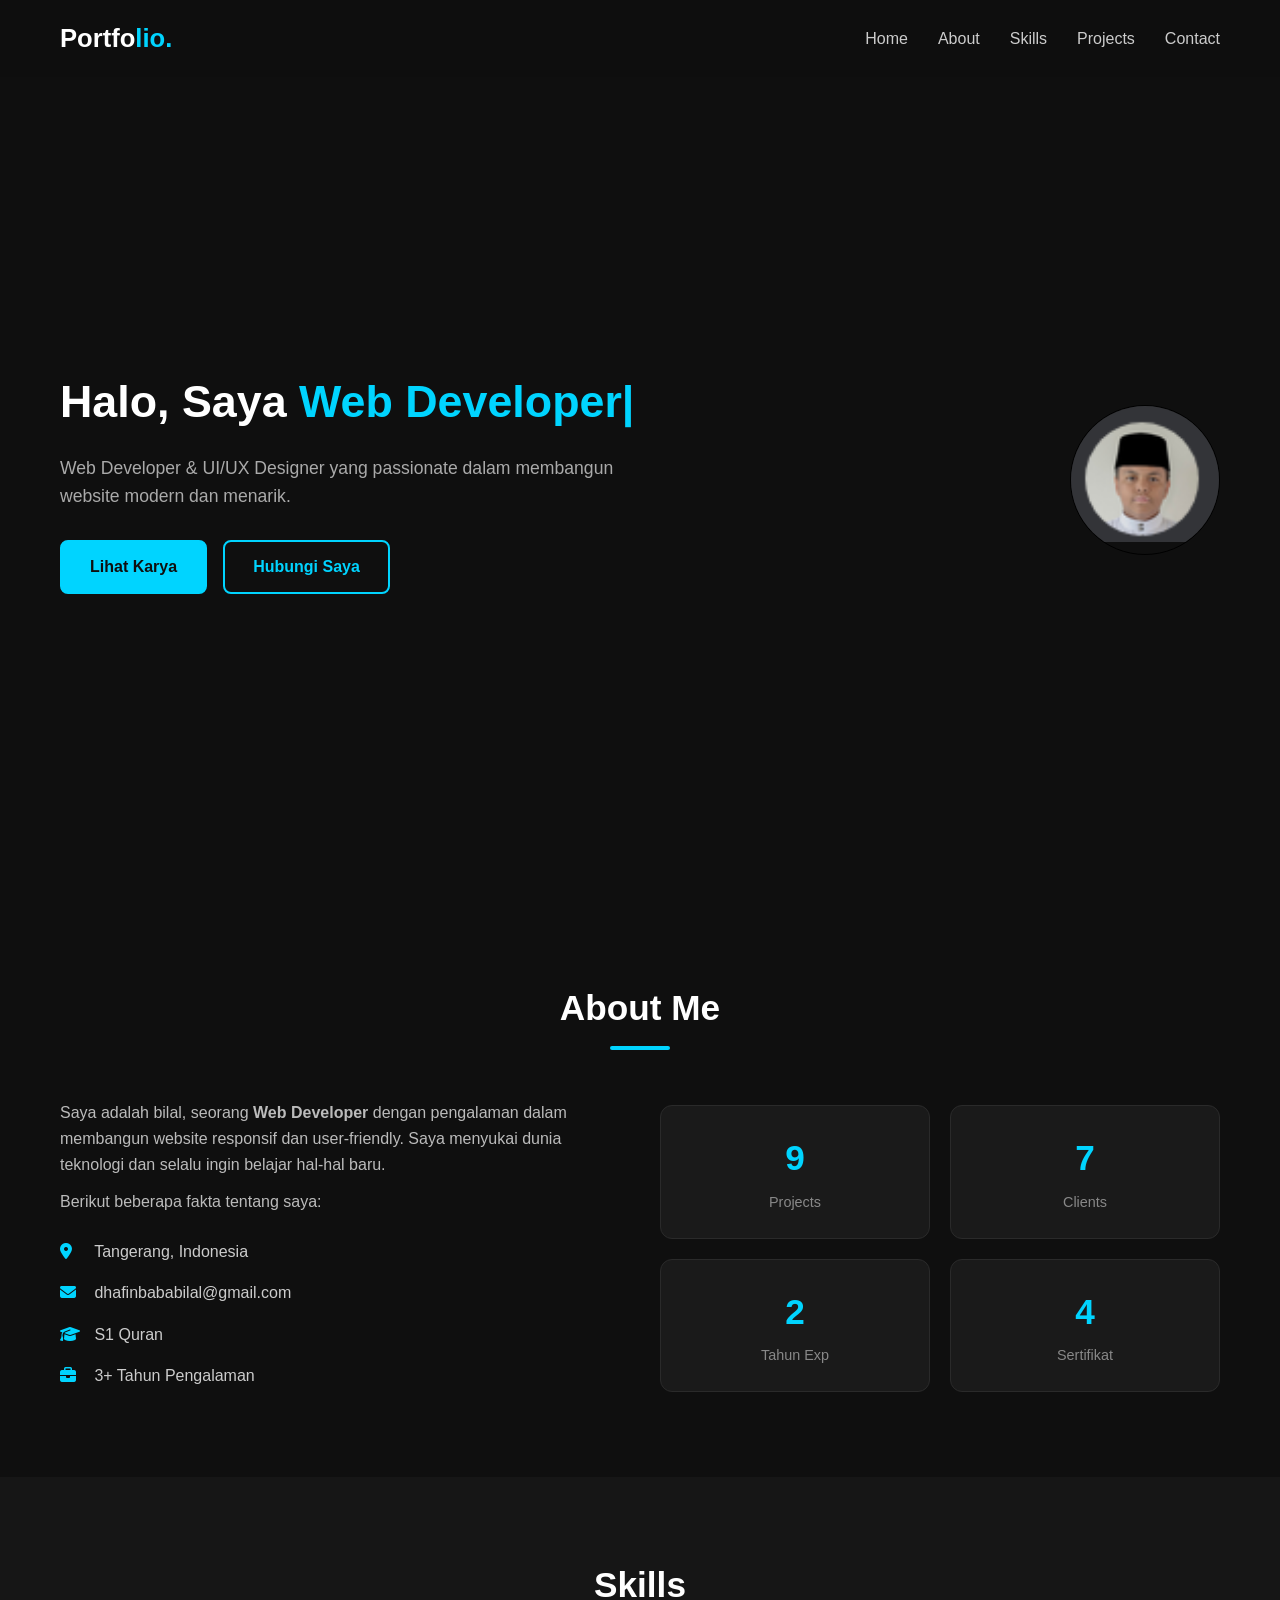
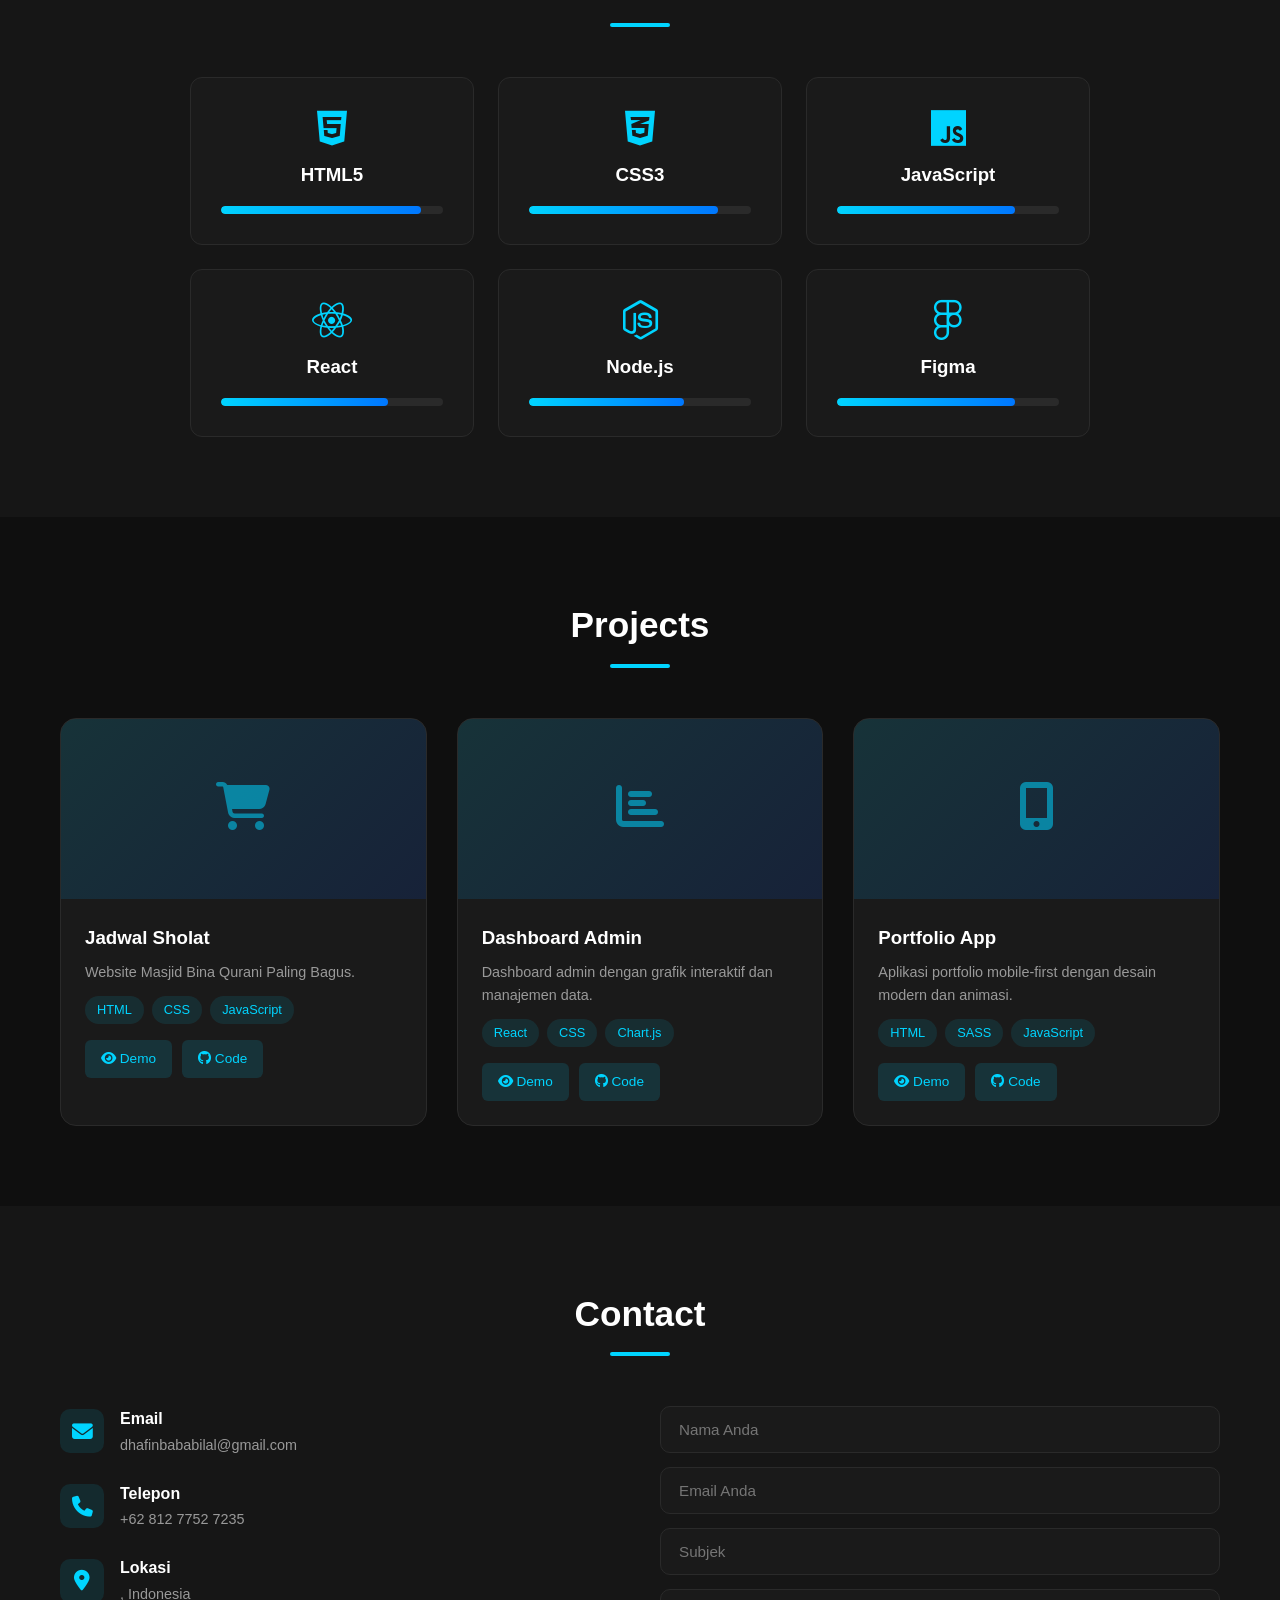
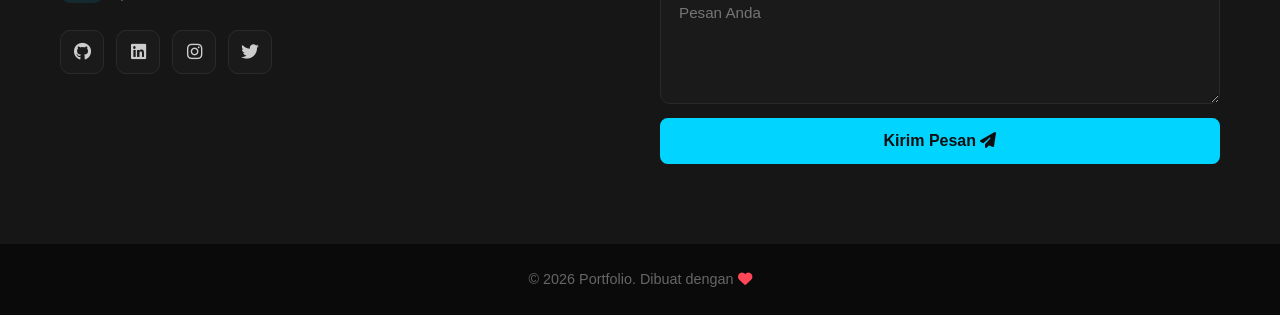
<file: index.html>
<!DOCTYPE html>
<html lang="id">
<head>
    <meta charset="UTF-8">
    <meta name="viewport" content="width=device-width, initial-scale=1.0">
    <title>Portfolio | Bilal Dhafin</title>
    <link rel="stylesheet" href="style.css">
    <link rel="stylesheet" href="https://cdnjs.cloudflare.com/ajax/libs/font-awesome/6.5.0/css/all.min.css">
</head>
<body>

    <!-- NAVBAR -->
    <nav class="navbar">
        <div class="logo">Portfo<span>lio.</span></div>
        <ul class="nav-links">
            <li><a href="#home">Home</a></li>
            <li><a href="#about">About</a></li>
            <li><a href="#skills">Skills</a></li>
            <li><a href="#projects">Projects</a></li>
            <li><a href="#contact">Contact</a></li>
        </ul>
        <div class="hamburger">
            <i class="fas fa-bars"></i>
        </div>
    </nav>

    <!-- HERO -->
    <section id="home" class="hero">
        <div class="hero-content">
            <h1>Halo, Saya <span class="typed-text"></span><span class="cursor">|</span></h1>
            <p>Web Developer & UI/UX Designer yang passionate dalam membangun website modern dan menarik.</p>
            <div class="hero-buttons">
                <a href="#projects" class="btn btn-primary">Lihat Karya</a>
                <a href="#contact" class="btn btn-outline">Hubungi Saya</a>
            </div>  
        </div>
        <div class="hero-image">
            <div class="img-ava">
              <img src="ava.png" alt="">
                <i class="fas fa-user"></i>
            </div>
        </div>
    </section>

    <!-- ABOUT -->
    <section id="about" class="section">
        <h2 class="section-title">About Me</h2>
        <div class="about-container">
            <div class="about-text">
                <p>Saya adalah bilal, seorang <strong>Web Developer</strong> dengan pengalaman dalam membangun website responsif dan user-friendly. Saya menyukai dunia teknologi dan selalu ingin belajar hal-hal baru.</p>
                <p>Berikut beberapa fakta tentang saya:</p>
                <ul class="about-list">
                    <li><i class="fas fa-map-marker-alt"></i> Tangerang, Indonesia</li>
                    <li><i class="fas fa-envelope"></i> dhafinbababilal@gmail.com</li>
                    <li><i class="fas fa-graduation-cap"></i> S1 Quran</li>
                    <li><i class="fas fa-briefcase"></i> 3+ Tahun Pengalaman</li>
                </ul>
            </div>
            <div class="about-stats">
                <div class="stat-item">
                    <h3 class="counter" data-target="15">0</h3>
                    <p>Projects</p>
                </div>
                <div class="stat-item">
                    <h3 class="counter" data-target="10">0</h3>
                    <p>Clients</p>
                </div>
                <div class="stat-item">
                    <h3 class="counter" data-target="2">0</h3>
                    <p>Tahun Exp</p>
                </div>
                <div class="stat-item">
                    <h3 class="counter" data-target="5">0</h3>
                    <p>Sertifikat</p>
                </div>
            </div>
        </div>
    </section>

    <!-- SKILLS -->
    <section id="skills" class="section section-alt">
        <h2 class="section-title">Skills</h2>
        <div class="skills-container">
            <div class="skill-card">
                <i class="fab fa-html5"></i>
                <h3>HTML5</h3>
                <div class="progress-bar"><div class="progress" data-width="90"></div></div>
            </div>
            <div class="skill-card">
                <i class="fab fa-css3-alt"></i>
                <h3>CSS3</h3>
                <div class="progress-bar"><div class="progress" data-width="85"></div></div>
            </div>
            <div class="skill-card">
                <i class="fab fa-js"></i>
                <h3>JavaScript</h3>
                <div class="progress-bar"><div class="progress" data-width="80"></div></div>
            </div>
            <div class="skill-card">
                <i class="fab fa-react"></i>
                <h3>React</h3>
                <div class="progress-bar"><div class="progress" data-width="75"></div></div>
            </div>
            <div class="skill-card">
                <i class="fab fa-node-js"></i>
                <h3>Node.js</h3>
                <div class="progress-bar"><div class="progress" data-width="70"></div></div>
            </div>
            <div class="skill-card">
                <i class="fab fa-figma"></i>
                <h3>Figma</h3>
                <div class="progress-bar"><div class="progress" data-width="80"></div></div>
            </div>
        </div>
    </section>

    <!-- PROJECTS -->
    <section id="projects" class="section">
        <h2 class="section-title">Projects</h2>
        <div class="projects-container">
            <div class="project-card">
                <div class="project-image">
                    <div class="project-placeholder"><i class="fas fa-shopping-cart"></i></div>
                </div>
                <div class="project-info">
                    <h3>Jadwal Sholat</h3>
                    <p>Website Masjid Bina Qurani Paling Bagus.</p>
                    <div class="tech-tags">
                        <span>HTML</span><span>CSS</span><span>JavaScript</span>
                    </div>
                    <div class="project-links">
                        <a href="https://bilal-dhafin-hibatullah.github.io/JadwalSholat/" class="btn-small"><i class="fas fa-eye"></i> Demo</a>
                        <a href="https://bilal-dhafin-hibatullah.github.io/JadwalSholat/" class="btn-small"><i class="fab fa-github"></i> Code</a>
                    </div>
                </div>
            </div>
            <div class="project-card">
                <div class="project-image">
                    <div class="project-placeholder"><i class="fas fa-chart-bar"></i></div>
                </div>
                <div class="project-info">
                    <h3>Dashboard Admin</h3>
                    <p>Dashboard admin dengan grafik interaktif dan manajemen data.</p>
                    <div class="tech-tags">
                        <span>React</span><span>CSS</span><span>Chart.js</span>
                    </div>
                    <div class="project-links">
                        <a href="#" class="btn-small"><i class="fas fa-eye"></i> Demo</a>
                        <a href="#" class="btn-small"><i class="fab fa-github"></i> Code</a>
                    </div>
                </div>
            </div>
            <div class="project-card">
                <div class="project-image">
                    <div class="project-placeholder"><i class="fas fa-mobile-alt"></i></div>
                </div>
                <div class="project-info">
                    <h3>Portfolio App</h3>
                    <p>Aplikasi portfolio mobile-first dengan desain modern dan animasi.</p>
                    <div class="tech-tags">
                        <span>HTML</span><span>SASS</span><span>JavaScript</span>
                    </div>
                    <div class="project-links">
                        <a href="#" class="btn-small"><i class="fas fa-eye"></i> Demo</a>
                        <a href="#" class="btn-small"><i class="fab fa-github"></i> Code</a>
                    </div>
                </div>
            </div>
        </div>
    </section>

    <!-- CONTACT -->
    <section id="contact" class="section section-alt">
        <h2 class="section-title">Contact</h2>
        <div class="contact-container">
            <div class="contact-info">
                <div class="contact-item">
                    <i class="fas fa-envelope"></i>
                    <div>
                        <h4>Email</h4>
                        <p>dhafinbababilal@gmail.com</p>
                    </div>
                </div>
                <div class="contact-item">
                    <i class="fas fa-phone"></i>
                    <div>
                        <h4>Telepon</h4>
                        <p>+62 812 7752 7235</p>
                    </div>
                </div>
                <div class="contact-item">
                    <i class="fas fa-map-marker-alt"></i>
                    <div>
                        <h4>Lokasi</h4>
                        <p>, Indonesia</p>
                    </div>
                </div>
                <div class="social-links">
                    <a href="#"><i class="fab fa-github"></i></a>
                    <a href="#"><i class="fab fa-linkedin"></i></a>
                    <a href="#"><i class="fab fa-instagram"></i></a>
                    <a href="#"><i class="fab fa-twitter"></i></a>
                </div>
            </div>
            <form class="contact-form" id="contactForm">
                <input type="text" placeholder="Nama Anda" required>
                <input type="email" placeholder="Email Anda" required>
                <input type="text" placeholder="Subjek">
                <textarea placeholder="Pesan Anda" rows="5" required></textarea>
                <button type="submit" class="btn btn-primary">Kirim Pesan <i class="fas fa-paper-plane"></i></button>
            </form>
        </div>
    </section>

    <!-- FOOTER -->
    <footer>
        <p>&copy; 2026 Portfolio. Dibuat dengan <i class="fas fa-heart"></i></p>
    </footer>

    <script src="script.js"></script>
</body>
</html>
</file>
<file: style.css>
/* ============ RESET & BASE ============ */
* {
    margin: 0;
    padding: 0;
    box-sizing: border-box;
}

html {
    scroll-behavior: smooth;
}

body {
    font-family: 'Segoe UI', Tahoma, Geneva, Verdana, sans-serif;
    background-color: #0f0f0f;
    color: #e0e0e0;
    line-height: 1.6;
}

a {
    text-decoration: none;
    color: inherit;
}

ul {
    list-style: none;
}

/* ============ NAVBAR ============ */
.navbar {
    position: fixed;
    top: 0;
    width: 100%;
    display: flex;
    justify-content: space-between;
    align-items: center;
    padding: 18px 60px;
    background: rgba(15, 15, 15, 0.85);
    backdrop-filter: blur(12px);
    z-index: 1000;
    transition: all 0.3s;
}

.img-ava {
  width: 150px;        
  height: 150px;       
  border-radius: 200%; 
  overflow: hidden;    
  
  border: 1px solid black; 
}

.img-ava img {
  width: 100%;         
  object-fit: cover;  
}

.navbar.scrolled {
    padding: 12px 60px;
    box-shadow: 0 2px 30px rgba(0, 0, 0, 0.5);
}

.logo {
    font-size: 1.6rem;
    font-weight: 700;
    color: #fff;
}

.logo span {
    color: #00d4ff;
}

.nav-links {
    display: flex;
    gap: 30px;
}

.nav-links a {
    color: #ccc;
    font-weight: 500;
    position: relative;
    transition: color 0.3s;
}

.nav-links a::after {
    content: '';
    position: absolute;
    bottom: -4px;
    left: 0;
    width: 0;
    height: 2px;
    background: #00d4ff;
    transition: width 0.3s;
}

.nav-links a:hover {
    color: #00d4ff;
}

.nav-links a:hover::after {
    width: 100%;
}

.hamburger {
    display: none;
    font-size: 1.5rem;
    cursor: pointer;
    color: #fff;
}

/* ============ HERO ============ */
.hero {
    min-height: 100vh;
    display: flex;
    align-items: center;
    justify-content: space-between;
    padding: 120px 60px 60px;
    gap: 40px;
}

.hero-content {
    max-width: 600px;
}

.hero-content h1 {
    font-size: 2.8rem;
    margin-bottom: 16px;
    color: #fff;
}

.hero-content h1 span.typed-text {
    color: #00d4ff;
}

.cursor {
    display: inline-block;
    color: #00d4ff;
    animation: blink 0.7s infinite;
}

@keyframes blink {
    0%, 100% { opacity: 1; }
    50% { opacity: 0; }
}

.hero-content p {
    font-size: 1.1rem;
    color: #aaa;
    margin-bottom: 30px;
}

.hero-buttons {
    display: flex;
    gap: 16px;
}

.btn {
    padding: 12px 28px;
    border-radius: 8px;
    font-size: 1rem;
    font-weight: 600;
    cursor: pointer;
    transition: all 0.3s;
    border: 2px solid transparent;
}

.btn-primary {
    background: #00d4ff;
    color: #0f0f0f;
    border-color: #00d4ff;
}

.btn-primary:hover {
    background: transparent;
    color: #00d4ff;
}

.btn-outline {
    background: transparent;
    color: #00d4ff;
    border-color: #00d4ff;
}

.btn-outline:hover {
    background: #00d4ff;
    color: #0f0f0f;
}

.hero-image {
    display: flex;
    justify-content: center;
    align-items: center;
}

.image-placeholder {
    width: 300px;
    height: 300px;
    border-radius: 50%;
    background: linear-gradient(135deg, #00d4ff33, #0055ff33);
    display: flex;
    align-items: center;
    justify-content: center;
    font-size: 6rem;
    color: #00d4ff;
    border: 3px solid #00d4ff44;
}

/* ============ SECTIONS ============ */
.section {
    padding: 80px 60px;
}

.section-alt {
    background: #161616;
}

.section-title {
    text-align: center;
    font-size: 2.2rem;
    margin-bottom: 50px;
    color: #fff;
    position: relative;
}

.section-title::after {
    content: '';
    display: block;
    width: 60px;
    height: 4px;
    background: #00d4ff;
    margin: 10px auto 0;
    border-radius: 2px;
}

/* ============ ABOUT ============ */
.about-container {
    display: grid;
    grid-template-columns: 1fr 1fr;
    gap: 40px;
    align-items: center;
}

.about-text p {
    margin-bottom: 12px;
    color: #bbb;
}

.about-list {
    margin-top: 16px;
}

.about-list li {
    padding: 8px 0;
    color: #ccc;
}

.about-list i {
    color: #00d4ff;
    margin-right: 10px;
    width: 20px;
}

.about-stats {
    display: grid;
    grid-template-columns: 1fr 1fr;
    gap: 20px;
}

.stat-item {
    background: #1a1a1a;
    padding: 24px;
    border-radius: 12px;
    text-align: center;
    border: 1px solid #2a2a2a;
    transition: transform 0.3s, border-color 0.3s;
}

.stat-item:hover {
    transform: translateY(-5px);
    border-color: #00d4ff44;
}

.stat-item h3 {
    font-size: 2.2rem;
    color: #00d4ff;
}

.stat-item p {
    color: #888;
    font-size: 0.9rem;
    margin-top: 4px;
}

/* ============ SKILLS ============ */
.skills-container {
    display: grid;
    grid-template-columns: repeat(3, 1fr);
    gap: 24px;
    max-width: 900px;
    margin: 0 auto;
}

.skill-card {
    background: #1a1a1a;
    padding: 30px;
    border-radius: 12px;
    text-align: center;
    border: 1px solid #2a2a2a;
    transition: transform 0.3s, border-color 0.3s;
}

.skill-card:hover {
    transform: translateY(-5px);
    border-color: #00d4ff44;
}

.skill-card i {
    font-size: 2.5rem;
    color: #00d4ff;
    margin-bottom: 12px;
}

.skill-card h3 {
    margin-bottom: 16px;
    color: #fff;
}

.progress-bar {
    width: 100%;
    height: 8px;
    background: #2a2a2a;
    border-radius: 4px;
    overflow: hidden;
}

.progress {
    height: 100%;
    background: linear-gradient(90deg, #00d4ff, #0077ff);
    border-radius: 4px;
    width: 0;
    transition: width 1.2s ease;
}

/* ============ PROJECTS ============ */
.projects-container {
    display: grid;
    grid-template-columns: repeat(auto-fit, minmax(300px, 1fr));
    gap: 30px;
}

.project-card {
    background: #1a1a1a;
    border-radius: 16px;
    overflow: hidden;
    border: 1px solid #2a2a2a;
    transition: transform 0.3s, border-color 0.3s;
}

.project-card:hover {
    transform: translateY(-8px);
    border-color: #00d4ff44;
}

.project-image {
    height: 180px;
    background: linear-gradient(135deg, #00d4ff22, #0055ff22);
    display: flex;
    align-items: center;
    justify-content: center;
}

.project-placeholder {
    font-size: 3rem;
    color: #00d4ff88;
}

.project-info {
    padding: 24px;
}

.project-info h3 {
    color: #fff;
    margin-bottom: 8px;
}

.project-info p {
    color: #999;
    font-size: 0.9rem;
    margin-bottom: 12px;
}

.tech-tags {
    display: flex;
    flex-wrap: wrap;
    gap: 8px;
    margin-bottom: 16px;
}

.tech-tags span {
    background: #00d4ff1a;
    color: #00d4ff;
    padding: 4px 12px;
    border-radius: 20px;
    font-size: 0.8rem;
}

.project-links {
    display: flex;
    gap: 10px;
}

.btn-small {
    padding: 8px 16px;
    border-radius: 6px;
    font-size: 0.85rem;
    background: #00d4ff22;
    color: #00d4ff;
    transition: all 0.3s;
}

.btn-small:hover {
    background: #00d4ff;
    color: #0f0f0f;
}

/* ============ CONTACT ============ */
.contact-container {
    display: grid;
    grid-template-columns: 1fr 1fr;
    gap: 40px;
}

.contact-item {
    display: flex;
    align-items: center;
    gap: 16px;
    margin-bottom: 24px;
}

.contact-item i {
    font-size: 1.3rem;
    color: #00d4ff;
    width: 44px;
    height: 44px;
    background: #00d4ff1a;
    display: flex;
    align-items: center;
    justify-content: center;
    border-radius: 10px;
}

.contact-item h4 {
    color: #fff;
    margin-bottom: 2px;
}

.contact-item p {
    color: #999;
    font-size: 0.9rem;
}

.social-links {
    display: flex;
    gap: 12px;
    margin-top: 20px;
}

.social-links a {
    width: 44px;
    height: 44px;
    background: #1a1a1a;
    border: 1px solid #2a2a2a;
    border-radius: 10px;
    display: flex;
    align-items: center;
    justify-content: center;
    font-size: 1.1rem;
    color: #ccc;
    transition: all 0.3s;
}

.social-links a:hover {
    background: #00d4ff;
    color: #0f0f0f;
    border-color: #00d4ff;
    transform: translateY(-3px);
}

.contact-form {
    display: flex;
    flex-direction: column;
    gap: 14px;
}

.contact-form input,
.contact-form textarea {
    padding: 14px 18px;
    background: #1a1a1a;
    border: 1px solid #2a2a2a;
    border-radius: 10px;
    color: #e0e0e0;
    font-size: 0.95rem;
    font-family: inherit;
    transition: border-color 0.3s;
    outline: none;
}

.contact-form input:focus,
.contact-form textarea:focus {
    border-color: #00d4ff;
}

/* ============ FOOTER ============ */
footer {
    text-align: center;
    padding: 24px;
    background: #0a0a0a;
    color: #666;
    font-size: 0.9rem;
}

footer i {
    color: #ff4757;
}

/* ============ SCROLL ANIMATION ============ */
.fade-in {
    opacity: 0;
    transform: translateY(30px);
    transition: opacity 0.6s ease, transform 0.6s ease;
}

.fade-in.visible {
    opacity: 1;
    transform: translateY(0);
}

/* ============ RESPONSIVE ============ */
@media (max-width: 768px) {
    .navbar {
        padding: 16px 24px;
    }

    .hamburger {
        display: block;
    }

    .nav-links {
        position: fixed;
        top: 0;
        right: -100%;
        width: 60%;
        height: 100vh;
        background: #1a1a1a;
        flex-direction: column;
        align-items: center;
        justify-content: center;
        gap: 24px;
        transition: right 0.4s;
    }

    .nav-links.active {
        right: 0;
    }

    .hero {
        flex-direction: column-reverse;
        text-align: center;
        padding: 120px 24px 60px;
    }

    .hero-content h1 {
        font-size: 2rem;
    }

    .hero-buttons {
        justify-content: center;
    }

    .image-placeholder {
        width: 200px;
        height: 200px;
        font-size: 4rem;
    }

    .section {
        padding: 60px 24px;
    }

    .about-container {
        grid-template-columns: 1fr;
    }

    .skills-container {
        grid-template-columns: repeat(2, 1fr);
    }

    .contact-container {
        grid-template-columns: 1fr;
    }
}
</file>
